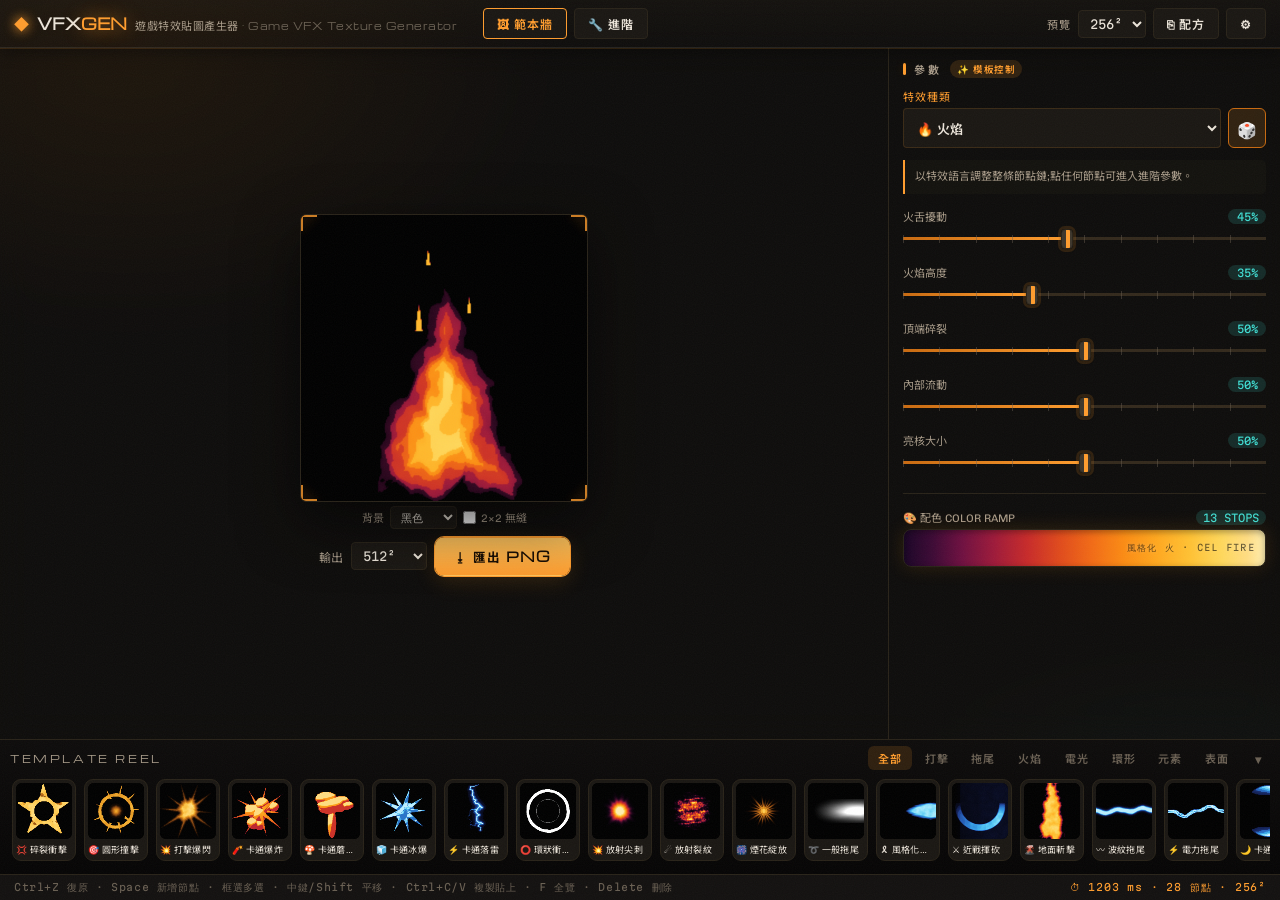
<file: index.html>
<!DOCTYPE html>
<html lang="zh-Hant">
<head>
<meta charset="UTF-8">
<meta name="viewport" content="width=device-width, initial-scale=1.0">
<!-- 不快取進入點:每次載入都重新驗證 index.html,避免看到舊畫面 -->
<meta http-equiv="Cache-Control" content="no-cache, no-store, must-revalidate">
<meta http-equiv="Pragma" content="no-cache">
<meta http-equiv="Expires" content="0">
<title>VFXGEN — 遊戲特效貼圖產生器</title>
<link rel="preconnect" href="https://fonts.googleapis.com">
<link rel="preconnect" href="https://fonts.gstatic.com" crossorigin>
<link href="https://fonts.googleapis.com/css2?family=Michroma&family=Martian+Mono:wght@300;400;600&family=Chivo:wght@300;400;700&family=Noto+Sans+TC:wght@400;500;700&display=swap" rel="stylesheet">
<link rel="stylesheet" href="css/style.css?v=103">
</head>
<body>
<div id="app" class="simple">
  <header id="topbar">
    <div class="brand">
      <span class="brand-mark">◆</span>
      <span class="brand-name">VFX<em>GEN</em></span>
      <span class="brand-sub">遊戲特效貼圖產生器<span class="en"> · Game VFX Texture Generator</span></span>
    </div>
    <div class="tb-group">
      <button id="btn-gallery" class="accent">🖼 範本牆</button>
      <button id="btn-mode" title="進階模式:展開底層節點編輯器">🔧 進階</button>
    </div>
    <div class="tb-spacer"></div>
    <div class="tb-group">
      <label>預覽</label>
      <select id="preview-res">
        <option value="128">128²</option>
        <option value="256" selected>256²</option>
        <option value="512">512²</option>
      </select>
      <label id="lb-export">輸出</label>
      <select id="export-res">
        <option value="256">256²</option>
        <option value="512" selected>512²</option>
        <option value="1024">1024²</option>
      </select>
      <button id="btn-recipe" title="複製節點串接與參數,可直接貼給 AI 或存成範本">⎘ 配方</button>
      <button id="btn-export" class="primary">⭳ 匯出 PNG</button>
      <button id="btn-settings" title="設定:語言 / 主題 / 檔案">⚙</button>
    </div>
    <div id="settings-menu" class="hidden">
      <div class="sm-row"><span class="sm-label">🌐 語言</span>
        <select id="lang-select">
          <option value="zh">中文</option>
          <option value="en">EN</option>
        </select>
      </div>
      <div class="sm-row"><span class="sm-label">🎨 主題</span>
        <select id="theme-select" title="介面主題配色">
        <option value="forge">🔥 熔光琥珀</option>
        <option value="iron">🧊 寒鐵靛青</option>
        <option value="royal">🔷 皇家藍</option>
        <option value="jade">🌿 翡翠爐</option>
        <option value="blood">🌹 血月紅</option>
        <option value="volt">⚡ 紫電</option>
        <option value="moon">🌙 月銀</option>
      </select>
      </div>
      <div class="sm-sep"></div>
      <div class="sm-row" id="tb-graph-ops">
        <button id="btn-clear" title="清空節點圖">清空</button>
        <button id="btn-save" title="下載節點圖 JSON">存檔</button>
        <button id="btn-load" title="載入節點圖 JSON">讀檔</button>
        <input type="file" id="file-load" hidden accept=".json">
      </div>
    </div>
  </header>

  <div id="body">
    <aside id="library">
      <button id="lib-collapse" class="panel-toggle" title="收合節點庫">◀</button>
      <div class="lib-title">節點庫</div>
      <div id="lib-list"></div>
    </aside>

    <button id="lib-expand" class="panel-expand left hidden" title="展開節點庫">▶</button>
    <button id="insp-expand" class="panel-expand right hidden" title="展開預覽面板">◀</button>
    <main id="viewport">
      <div id="world">
        <svg id="wires"></svg>
        <div id="nodes-layer"></div>
      </div>
    </main>

    <aside id="inspector">
      <div id="insp-resize" title="拖曳調整預覽面板寬度"></div>
      <button id="insp-collapse" class="panel-toggle" title="收合預覽面板">▶</button>
      <section id="preview-sec">
        <div class="sec-title">預覽<span id="preview-src"></span><button id="preview-pin" title="鎖定預覽顯示 Output(調中間節點也能盯著最終結果)">📌</button></div>
        <div id="preview-wrap"><canvas id="preview" width="512" height="512"></canvas></div>
        <div class="preview-ctl">
          <label>背景</label>
          <select id="preview-bg">
            <option value="black" selected>黑色</option>
            <option value="checker">棋盤格</option>
            <option value="dark">深灰</option>
          </select>
          <label class="chk"><input type="checkbox" id="preview-tile"> 2×2 無縫</label>
        </div>
        <div id="export-bar"></div>
      </section>
      <section id="params-sec">
        <div id="sparams-resize" title="拖曳調整參數欄寬度"></div>
        <div class="sec-title">參數<span id="param-node-name"></span></div>
        <div id="params"><div class="params-empty">點選節點以編輯參數</div></div>
      </section>
    </aside>
  </div>

  <!-- 範本膠卷(Forge Template Reel) -->
  <div id="strip">
    <div id="reel-resize" title="拖曳調整膠卷大小"></div>
    <div class="strip-head">
      <span class="s-en">TEMPLATE REEL</span><span class="s-zh">範本膠卷</span>
      <div class="reel-cats" id="reel-cats"></div>
      <button id="strip-toggle" title="收合/展開膠卷">▾</button>
    </div>
    <div class="reel-cards" id="reel-cards"></div>
  </div>

  <footer id="statusbar">
    <span id="hint">Ctrl+Z 復原 · Space 新增節點 · 框選多選 · 中鍵/Shift 平移 · Ctrl+C/V 複製貼上 · F 全覽 · Delete 刪除</span>
    <span id="perf"></span>
  </footer>

  <!-- 右鍵選單 -->
  <div id="ctx-menu" class="hidden"></div>

  <!-- 範本縮圖牆 -->
  <div id="gallery" class="hidden">
    <div id="gallery-panel">
      <div id="gallery-head">
        <span class="g-title">範本牆</span>
        <span class="g-sub">點選縮圖載入完整節點鏈,可自由拆解修改 · Esc 關閉</span>
        <button id="gallery-close" title="關閉">✕</button>
      </div>
      <div id="gallery-body"></div>
    </div>
  </div>
</div>

<script src="js/i18n.js?v=103"></script>
<script src="js/filters.js?v=103"></script>
<script src="js/nodes.js?v=103"></script>
<script src="js/graph.js?v=103"></script>
<script src="js/editor.js?v=103"></script>
<script src="js/presets.js?v=103"></script>
<script src="js/ui.js?v=103"></script>
<script src="js/main.js?v=103"></script>
</body>
</html>
</file>
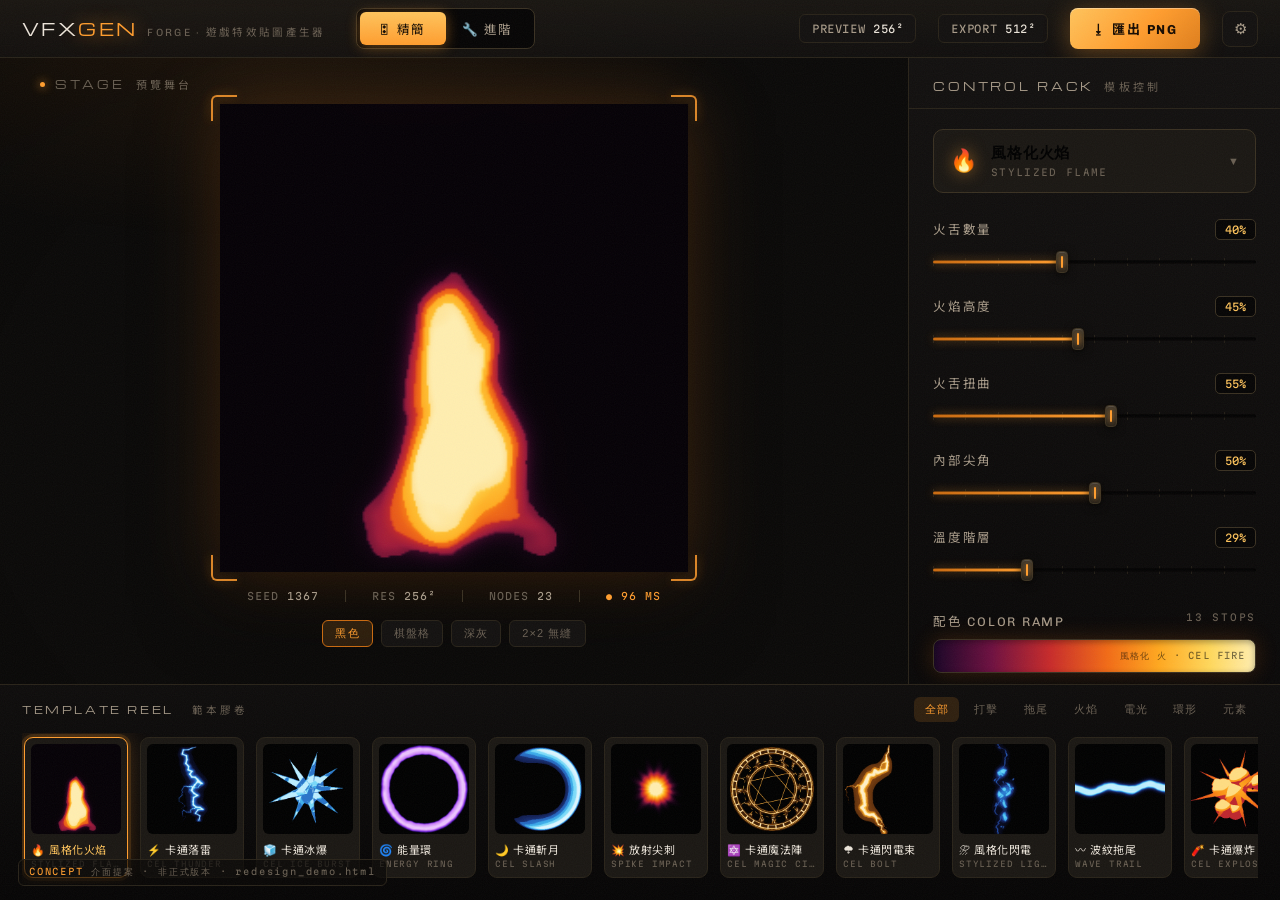
<file: redesign_demo.html>
<!DOCTYPE html>
<html lang="zh-Hant">
<head>
<meta charset="UTF-8">
<meta name="viewport" content="width=device-width, initial-scale=1.0">
<title>VFXGEN — 介面提案 Forge Concept</title>
<link rel="preconnect" href="https://fonts.googleapis.com">
<link href="https://fonts.googleapis.com/css2?family=Michroma&family=Martian+Mono:wght@300;400;600&family=Chivo:wght@300;400;700&family=Noto+Sans+TC:wght@300;400;500;700&display=swap" rel="stylesheet">
<style>
/* ============ FORGE 主題:熔光琥珀 × 暖黑石墨儀器面板 ============ */
:root{
  --bg:#0a0908;
  --pit:#060505;
  --panel:#131110;
  --panel2:#1a1713;
  --line:#292319;
  --line-hi:#3a3122;
  --ink:#ece5da;
  --dim:#a99c8a;
  --faint:#6a6053;
  --amber:#ff9d2e;
  --amber2:#ffc45c;
  --amber-deep:#c96a10;
  --amber-soft:rgba(255,157,46,.14);
  --cyan:#41e0d6;
  --disp:'Michroma',sans-serif;
  --mono:'Martian Mono',monospace;
  --body:'Chivo','Noto Sans TC',sans-serif;
}
*{margin:0;padding:0;box-sizing:border-box}
html,body{height:100%}
body{
  font-family:var(--body);
  background:var(--bg);
  color:var(--ink);
  overflow:hidden;
  -webkit-font-smoothing:antialiased;
}
/* 大氣層:熔爐輝光 + 冷側光 + 顆粒 */
body::before{
  content:"";position:fixed;inset:0;pointer-events:none;z-index:0;
  background:
    radial-gradient(900px 520px at 18% -8%, rgba(255,140,30,.10), transparent 60%),
    radial-gradient(700px 500px at 108% 108%, rgba(65,224,214,.05), transparent 55%),
    radial-gradient(1200px 800px at 50% 50%, transparent 55%, rgba(0,0,0,.5) 100%);
}
body::after{
  content:"";position:fixed;inset:0;pointer-events:none;z-index:99;opacity:.045;
  background-image:url("data:image/svg+xml,%3Csvg xmlns='http://www.w3.org/2000/svg' width='140' height='140'%3E%3Cfilter id='n'%3E%3CfeTurbulence type='fractalNoise' baseFrequency='0.9' numOctaves='2'/%3E%3C/filter%3E%3Crect width='140' height='140' filter='url(%23n)' opacity='1'/%3E%3C/svg%3E");
}

#app{position:relative;z-index:1;height:100%;display:flex;flex-direction:column}

/* ============ 頂列 ============ */
header{
  height:58px;flex:none;display:flex;align-items:center;gap:22px;
  padding:0 22px;
  border-bottom:1px solid var(--line);
  background:linear-gradient(180deg, rgba(26,23,19,.9), rgba(19,17,16,.75));
  backdrop-filter:blur(14px);
}
.brand{display:flex;align-items:baseline;gap:10px;animation:drop .7s cubic-bezier(.2,1.4,.3,1) both}
.brand .mark{
  font-family:var(--disp);font-size:17px;letter-spacing:.14em;color:var(--ink);
}
.brand .mark em{font-style:normal;color:var(--amber);text-shadow:0 0 18px rgba(255,157,46,.65)}
.brand .sub{font-size:10.5px;color:var(--faint);letter-spacing:.22em}
.seg{
  margin-left:8px;display:flex;position:relative;
  border:1px solid var(--line-hi);border-radius:8px;padding:3px;background:var(--pit);
  animation:drop .7s .06s cubic-bezier(.2,1.4,.3,1) both;
}
.seg button{
  position:relative;z-index:1;border:0;background:none;color:var(--dim);cursor:pointer;
  font-family:var(--body);font-size:12.5px;letter-spacing:.12em;padding:7px 18px;transition:color .25s;
}
.seg button.on{color:#140b02}
.seg .pill{
  position:absolute;top:3px;bottom:3px;left:3px;width:86px;border-radius:6px;
  background:linear-gradient(180deg,var(--amber2),var(--amber));
  box-shadow:0 2px 14px rgba(255,157,46,.4);
  transition:transform .3s cubic-bezier(.3,1.3,.4,1);
}
.seg.adv .pill{transform:translateX(86px)}
.tb-space{flex:1}
.chip{
  font-family:var(--mono);font-size:10.5px;letter-spacing:.06em;color:var(--dim);
  border:1px solid var(--line);border-radius:6px;padding:7px 12px;background:var(--panel);
  animation:drop .7s .1s both;
}
.chip b{color:var(--ink);font-weight:400}
.export{
  border:0;cursor:pointer;border-radius:8px;padding:11px 22px;
  font-family:var(--body);font-weight:700;font-size:13px;letter-spacing:.14em;color:#170c02;
  background:linear-gradient(135deg,var(--amber2) 0%,var(--amber) 55%,var(--amber-deep) 130%);
  box-shadow:0 4px 24px rgba(255,157,46,.35), inset 0 1px 0 rgba(255,255,255,.35);
  animation:drop .7s .14s both;transition:transform .18s, box-shadow .3s;
}
.export:hover{transform:translateY(-1px);box-shadow:0 8px 34px rgba(255,157,46,.55), inset 0 1px 0 rgba(255,255,255,.4)}
.gear{
  width:36px;height:36px;border-radius:8px;border:1px solid var(--line);background:var(--panel);
  color:var(--dim);cursor:pointer;font-size:15px;animation:drop .7s .18s both;
}

/* ============ 主體 ============ */
main{flex:1;min-height:0;min-width:0;overflow:hidden;display:grid;grid-template-columns:minmax(0,1fr) 372px;gap:0}

/* ---- 舞台 ---- */
#stage{
  position:relative;display:flex;flex-direction:column;align-items:center;justify-content:center;gap:18px;
  padding:26px 40px 18px;min-width:0;
}
.stage-label{
  position:absolute;top:18px;left:40px;display:flex;align-items:baseline;gap:10px;
  animation:fadeL .8s .25s both;
}
.stage-label .en{font-family:var(--disp);font-size:11px;letter-spacing:.3em;color:var(--faint)}
.stage-label .zh{font-size:11px;color:var(--faint);letter-spacing:.3em}
.stage-label .dot{width:5px;height:5px;border-radius:50%;background:var(--amber);box-shadow:0 0 10px var(--amber);align-self:center}

.frame{
  position:relative;
  width:min(52vh,480px);aspect-ratio:1;
  animation:rise .9s .2s cubic-bezier(.2,1.2,.3,1) both;
}
.frame .plate{
  position:absolute;inset:0;border-radius:10px;overflow:hidden;
  background:
    linear-gradient(45deg,#0d0c0b 25%,transparent 25%,transparent 75%,#0d0c0b 75%),
    linear-gradient(45deg,#0d0c0b 25%,#090808 25%,#090808 75%,#0d0c0b 75%);
  background-size:22px 22px;background-position:0 0,11px 11px;
  box-shadow:0 30px 80px rgba(0,0,0,.75), inset 0 0 0 1px var(--line);
}
.frame img{
  position:absolute;inset:0;width:100%;height:100%;object-fit:contain;
  filter:drop-shadow(0 0 34px rgba(255,140,40,.22));
  transition:filter .25s;
}
/* 取景器四角 */
.frame i{
  position:absolute;width:26px;height:26px;border:2px solid var(--amber);opacity:.85;
  filter:drop-shadow(0 0 6px rgba(255,157,46,.6));
  animation:bracket .8s .5s both;
}
.frame i:nth-child(2){top:-9px;left:-9px;border-right:0;border-bottom:0;border-radius:6px 0 0 0}
.frame i:nth-child(3){top:-9px;right:-9px;border-left:0;border-bottom:0;border-radius:0 6px 0 0}
.frame i:nth-child(4){bottom:-9px;left:-9px;border-right:0;border-top:0;border-radius:0 0 0 6px}
.frame i:nth-child(5){bottom:-9px;right:-9px;border-left:0;border-top:0;border-radius:0 0 6px 0}

.slate{
  display:flex;gap:26px;align-items:center;
  font-family:var(--mono);font-size:10px;letter-spacing:.1em;color:var(--faint);
  animation:fadeL .8s .55s both;
}
.slate b{color:var(--dim);font-weight:400}
.slate .live{color:var(--amber)}
.slate .sep{width:1px;height:12px;background:var(--line-hi)}

.bg-row{display:flex;gap:8px;animation:fadeL .8s .6s both}
.bg-row button{
  border:1px solid var(--line);background:var(--panel);color:var(--faint);border-radius:6px;
  font-size:11px;padding:5px 12px;cursor:pointer;letter-spacing:.1em;transition:all .2s;
}
.bg-row button.on{color:var(--amber);border-color:var(--amber-deep);background:var(--amber-soft)}

/* ---- 控制架 ---- */
#rack{
  border-left:1px solid var(--line);
  background:linear-gradient(190deg,var(--panel) 0%,var(--pit) 130%);
  display:flex;flex-direction:column;min-height:0;
  animation:slideR .8s .15s cubic-bezier(.2,1.1,.3,1) both;
}
.rack-head{
  padding:20px 24px 14px;display:flex;align-items:baseline;gap:10px;border-bottom:1px solid var(--line);
}
.rack-head .en{font-family:var(--disp);font-size:11px;letter-spacing:.26em;color:var(--dim)}
.rack-head .zh{font-size:11px;color:var(--faint);letter-spacing:.3em}
.rack-body{flex:1;overflow-y:auto;padding:20px 24px 28px}
.rack-body::-webkit-scrollbar{width:8px}
.rack-body::-webkit-scrollbar-thumb{background:var(--line-hi);border-radius:4px}

.fx-pick{
  display:flex;align-items:center;gap:14px;width:100%;
  background:var(--panel2);border:1px solid var(--line-hi);border-radius:10px;
  padding:14px 16px;cursor:pointer;transition:border-color .25s, box-shadow .25s;
}
.fx-pick:hover{border-color:var(--amber-deep);box-shadow:0 0 0 3px var(--amber-soft)}
.fx-pick .ico{font-size:22px;filter:drop-shadow(0 0 8px rgba(255,157,46,.5))}
.fx-pick .t{flex:1;text-align:left}
.fx-pick .t .n{font-size:14.5px;font-weight:700;letter-spacing:.06em}
.fx-pick .t .e{font-family:var(--mono);font-size:9.5px;color:var(--faint);letter-spacing:.14em;margin-top:3px}
.fx-pick .chev{color:var(--faint);font-size:11px}

.fader-group{margin-top:26px;display:flex;flex-direction:column;gap:21px}
.fader{--v:50%}
.fader .lab{display:flex;justify-content:space-between;align-items:baseline;margin-bottom:9px}
.fader .lab .n{font-size:12.5px;letter-spacing:.14em;color:var(--dim)}
.fader .lab .val{
  font-family:var(--mono);font-size:10.5px;color:var(--amber2);
  background:var(--pit);border:1px solid var(--line-hi);border-radius:5px;padding:3px 9px;
  cursor:text;transition:border-color .2s;
}
.fader .lab .val:hover{border-color:var(--amber-deep)}
.track{
  position:relative;height:26px;cursor:pointer;
}
.track::before{ /* 刻度 */
  content:"";position:absolute;left:0;right:0;top:50%;height:8px;transform:translateY(-50%);
  background:repeating-linear-gradient(90deg, var(--line-hi) 0 1px, transparent 1px 10%);
  opacity:.5;
}
.track .rail{
  position:absolute;left:0;right:0;top:50%;height:3px;transform:translateY(-50%);
  background:var(--pit);border-radius:2px;box-shadow:inset 0 1px 2px rgba(0,0,0,.8);
}
.track .fill{
  position:absolute;left:0;top:50%;height:3px;transform:translateY(-50%);width:var(--v);
  background:linear-gradient(90deg,var(--amber-deep),var(--amber));
  border-radius:2px;box-shadow:0 0 10px rgba(255,157,46,.45);
}
.track .knob{
  position:absolute;top:50%;left:var(--v);transform:translate(-50%,-50%);
  width:12px;height:22px;border-radius:4px;
  background:linear-gradient(180deg,#3d362b,#241f18);
  border:1px solid var(--line-hi);
  box-shadow:0 2px 8px rgba(0,0,0,.7), inset 0 1px 0 rgba(255,255,255,.12);
  transition:box-shadow .2s;
}
.track .knob::after{
  content:"";position:absolute;left:50%;top:4px;bottom:4px;width:2px;transform:translateX(-50%);
  background:var(--amber);border-radius:1px;box-shadow:0 0 6px var(--amber);
}
.track:hover .knob{box-shadow:0 2px 14px rgba(255,157,46,.4), inset 0 1px 0 rgba(255,255,255,.15)}

.ramp-row{margin-top:28px}
.ramp-row .lab{font-size:12.5px;letter-spacing:.14em;color:var(--dim);margin-bottom:9px;display:flex;justify-content:space-between}
.ramp-row .lab span:last-child{font-family:var(--mono);font-size:9.5px;color:var(--faint)}
.ramp{
  height:34px;border-radius:8px;cursor:pointer;
  background:linear-gradient(90deg,#1a0526 0%,#6e1040 18%,#c72a2a 36%,#f26b16 54%,#ffa81f 70%,#ffd85c 86%,#ffeeb0 100%);
  border:1px solid var(--line-hi);
  box-shadow:inset 0 2px 6px rgba(0,0,0,.35), 0 0 22px rgba(255,120,20,.18);
  position:relative;overflow:hidden;
}
.ramp::after{
  content:"風格化 火 · CEL FIRE";position:absolute;right:10px;top:50%;transform:translateY(-50%);
  font-family:var(--mono);font-size:9px;letter-spacing:.12em;color:rgba(0,0,0,.55);
}
.recipe{
  margin-top:30px;width:100%;padding:12px;border-radius:8px;cursor:pointer;
  background:none;border:1px dashed var(--line-hi);color:var(--dim);
  font-family:var(--body);font-size:12.5px;letter-spacing:.14em;transition:all .25s;
}
.recipe:hover{border-color:var(--amber-deep);color:var(--amber2);background:var(--amber-soft)}
.hint{margin-top:14px;font-size:11px;line-height:1.8;color:var(--faint)}
.hint b{color:var(--dim);font-weight:400}

/* ============ 底部範本膠卷 ============ */
#strip{
  flex:none;border-top:1px solid var(--line);
  background:linear-gradient(0deg,var(--pit),var(--panel) 160%);
  padding:12px 22px 16px;
  animation:riseS .8s .3s both;
}
.strip-head{display:flex;align-items:center;gap:18px;margin-bottom:11px}
.strip-head .en{font-family:var(--disp);font-size:10px;letter-spacing:.26em;color:var(--dim)}
.strip-head .zh{font-size:10.5px;color:var(--faint);letter-spacing:.3em}
.cats{display:flex;gap:4px;margin-left:auto}
.cats button{
  border:0;background:none;color:var(--faint);font-size:11px;letter-spacing:.08em;
  padding:5px 11px;border-radius:6px;cursor:pointer;transition:all .2s;
}
.cats button.on{color:var(--amber);background:var(--amber-soft)}
.cards{display:flex;gap:12px;overflow-x:auto;padding:4px 2px 6px}
.cards::-webkit-scrollbar{height:8px}
.cards::-webkit-scrollbar-thumb{background:var(--line-hi);border-radius:4px}
.card{
  flex:none;width:104px;cursor:pointer;border-radius:9px;padding:6px 6px 8px;
  background:var(--panel2);border:1px solid var(--line);
  transition:transform .22s, border-color .22s, box-shadow .22s;
  animation:cardIn .6s both;
}
.cards .card:nth-child(1){animation-delay:.45s}.cards .card:nth-child(2){animation-delay:.49s}
.cards .card:nth-child(3){animation-delay:.53s}.cards .card:nth-child(4){animation-delay:.57s}
.cards .card:nth-child(5){animation-delay:.61s}.cards .card:nth-child(6){animation-delay:.65s}
.cards .card:nth-child(7){animation-delay:.69s}.cards .card:nth-child(8){animation-delay:.73s}
.cards .card:nth-child(9){animation-delay:.77s}.cards .card:nth-child(10){animation-delay:.81s}
.cards .card:nth-child(11){animation-delay:.85s}.cards .card:nth-child(12){animation-delay:.89s}
.card:hover{transform:translateY(-4px);border-color:var(--amber-deep);box-shadow:0 10px 26px rgba(0,0,0,.5), 0 0 0 3px var(--amber-soft)}
.card.on{border-color:var(--amber);box-shadow:0 0 0 3px var(--amber-soft), 0 0 24px rgba(255,157,46,.25)}
.card img{width:100%;aspect-ratio:1;border-radius:6px;background:#000;display:block}
.card .n{font-size:11px;margin-top:7px;letter-spacing:.05em;color:var(--ink);white-space:nowrap;overflow:hidden;text-overflow:ellipsis}
.card .e{font-family:var(--mono);font-size:8px;color:var(--faint);letter-spacing:.1em;margin-top:2px;white-space:nowrap;overflow:hidden;text-overflow:ellipsis}
.card.on .n{color:var(--amber2)}

/* ============ 進場動畫 ============ */
@keyframes drop{from{opacity:0;transform:translateY(-14px)}to{opacity:1;transform:none}}
@keyframes rise{from{opacity:0;transform:translateY(26px) scale(.97)}to{opacity:1;transform:none}}
@keyframes riseS{from{opacity:0;transform:translateY(30px)}to{opacity:1;transform:none}}
@keyframes slideR{from{opacity:0;transform:translateX(30px)}to{opacity:1;transform:none}}
@keyframes fadeL{from{opacity:0;transform:translateX(-12px)}to{opacity:1;transform:none}}
@keyframes bracket{from{opacity:0;transform:scale(1.6)}to{opacity:.85;transform:none}}
@keyframes cardIn{from{opacity:0;transform:translateY(16px)}to{opacity:1;transform:none}}

/* 提案浮水印 */
#tag{
  position:fixed;left:18px;bottom:14px;z-index:50;
  font-family:var(--mono);font-size:9px;letter-spacing:.2em;color:var(--faint);
  border:1px solid var(--line);border-radius:6px;padding:6px 10px;background:rgba(10,9,8,.7);
}
#tag b{color:var(--amber);font-weight:400}
</style>
</head>
<body>
<div id="app">
  <header>
    <div class="brand">
      <span class="mark">VFX<em>GEN</em></span>
      <span class="sub">FORGE · 遊戲特效貼圖產生器</span>
    </div>
    <div class="seg" id="seg">
      <div class="pill"></div>
      <button class="on" data-m="s">🎛 精簡</button>
      <button data-m="a">🔧 進階</button>
    </div>
    <div class="tb-space"></div>
    <span class="chip">PREVIEW <b>256²</b></span>
    <span class="chip">EXPORT <b>512²</b></span>
    <button class="export">⭳ 匯出 PNG</button>
    <button class="gear">⚙</button>
  </header>

  <main>
    <section id="stage">
      <div class="stage-label"><span class="dot"></span><span class="en">STAGE</span><span class="zh">預覽舞台</span></div>
      <div class="frame">
        <div class="plate"></div>
        <i></i><i></i><i></i><i></i>
        <img id="hero" src="[data-uri]" alt="">
      </div>
      <div class="slate">
        <span>SEED <b>1367</b></span><span class="sep"></span>
        <span>RES <b>256²</b></span><span class="sep"></span>
        <span>NODES <b>23</b></span><span class="sep"></span>
        <span class="live">● 96 MS</span>
      </div>
      <div class="bg-row">
        <button class="on">黑色</button><button>棋盤格</button><button>深灰</button><button>2×2 無縫</button>
      </div>
    </section>

    <aside id="rack">
      <div class="rack-head"><span class="en">CONTROL RACK</span><span class="zh">模板控制</span></div>
      <div class="rack-body">
        <button class="fx-pick">
          <span class="ico" id="fx-ico">🔥</span>
          <span class="t"><div class="n" id="fx-name">風格化火焰</div><div class="e" id="fx-en">STYLIZED FLAME</div></span>
          <span class="chev">▼</span>
        </button>

        <div class="fader-group" id="faders"></div>

        <div class="ramp-row">
          <div class="lab"><span>配色 COLOR RAMP</span><span>13 STOPS</span></div>
          <div class="ramp"></div>
        </div>

        <button class="recipe">⎘ 複製配方 COPY RECIPE</button>
        <div class="hint">以特效語言調整整條節點鏈。<b>點擊數值直接輸入</b>;切換「進階」可拆解底層 23 個節點。</div>
      </div>
    </aside>
  </main>

  <div id="strip">
    <div class="strip-head">
      <span class="en">TEMPLATE REEL</span><span class="zh">範本膠卷</span>
      <div class="cats">
        <button class="on">全部</button><button>打擊</button><button>拖尾</button><button>火焰</button><button>電光</button><button>環形</button><button>元素</button>
      </div>
    </div>
    <div class="cards" id="cards"></div>
  </div>
</div>

<div id="tag"><b>CONCEPT</b> 介面提案 · 非正式版本 · redesign_demo.html</div>

<script>
/* ---- 範本資料(真實渲染圖)---- */
const T=[
 {k:'flame',ico:'🔥',n:'風格化火焰',e:'STYLIZED FLAME',img:'[data-uri]'},
 {k:'thunder',ico:'⚡',n:'卡通落雷',e:'CEL THUNDER',img:'[data-uri]'},
 {k:'ice',ico:'🧊',n:'卡通冰爆',e:'CEL ICE BURST',img:'[data-uri]'},
 {k:'ring',ico:'🌀',n:'能量環',e:'ENERGY RING',img:'[data-uri]'},
 {k:'slash',ico:'🌙',n:'卡通斬月',e:'CEL SLASH',img:'[data-uri]'},
 {k:'spike',ico:'💥',n:'放射尖刺',e:'SPIKE IMPACT',img:'[data-uri]'},
 {k:'magic',ico:'🔯',n:'卡通魔法陣',e:'CEL MAGIC CIRCLE',img:'[data-uri]'},
 {k:'bolt',ico:'🌩',n:'卡通閃電束',e:'CEL BOLT',img:'[data-uri]'},
 {k:'lightning',ico:'⛈',n:'風格化閃電',e:'STYLIZED LIGHTNING',img:'[data-uri]'},
 {k:'trail',ico:'〰',n:'波紋拖尾',e:'WAVE TRAIL',img:'[data-uri]'},
 {k:'explosion',ico:'🧨',n:'卡通爆炸',e:'CEL EXPLOSION',img:'[data-uri]'},
 {k:'mushroom',ico:'🍄',n:'卡通蘑菇雲',e:'CEL MUSHROOM',img:'[data-uri]'},
];
const F=[
 {n:'火舌數量',v:40},{n:'火焰高度',v:45},{n:'火舌扭曲',v:55},{n:'內部尖角',v:50},{n:'溫度階層',v:29},
];

/* ---- 膠卷 ---- */
const cards=document.getElementById('cards');
T.forEach((t,i)=>{
  const d=document.createElement('div');
  d.className='card'+(i===0?' on':'');
  d.innerHTML=`<img src="${t.img}" alt=""><div class="n">${t.ico} ${t.n}</div><div class="e">${t.e}</div>`;
  d.onclick=()=>{
    cards.querySelectorAll('.card').forEach(c=>c.classList.remove('on'));
    d.classList.add('on');
    const hero=document.getElementById('hero');
    hero.style.opacity=0;
    setTimeout(()=>{hero.src=t.img;hero.style.opacity=1;},140);
    document.getElementById('fx-ico').textContent=t.ico;
    document.getElementById('fx-name').textContent=t.n;
    document.getElementById('fx-en').textContent=t.e;
  };
  cards.appendChild(d);
});
document.getElementById('hero').style.transition='opacity .18s';

/* ---- 儀器滑桿(拖曳 → 即時調整預覽濾鏡,示意「結果導向」)---- */
const mapFx=[
  v=>`brightness(${.75+v/100*.7})`,
  v=>`saturate(${.6+v/100*.9})`,
  v=>`hue-rotate(${(v-50)*.5}deg)`,
  v=>`contrast(${.8+v/100*.5})`,
  v=>``,
];
const vals=F.map(f=>f.v);
function applyFx(){
  document.getElementById('hero').style.filter=
    'drop-shadow(0 0 34px rgba(255,140,40,.22)) '+mapFx.map((m,i)=>m(vals[i])).join(' ');
}
const fg=document.getElementById('faders');
F.forEach((f,i)=>{
  const d=document.createElement('div');
  d.className='fader';d.style.setProperty('--v',f.v+'%');
  d.innerHTML=`<div class="lab"><span class="n">${f.n}</span><span class="val">${f.v}%</span></div>
    <div class="track"><div class="rail"></div><div class="fill"></div><div class="knob"></div></div>`;
  const track=d.querySelector('.track'),val=d.querySelector('.val');
  const setV=(clientX)=>{
    const r=track.getBoundingClientRect();
    const p=Math.max(0,Math.min(100,Math.round((clientX-r.left)/r.width*100)));
    vals[i]=p;d.style.setProperty('--v',p+'%');val.textContent=p+'%';applyFx();
  };
  track.addEventListener('pointerdown',e=>{
    setV(e.clientX);
    const mv=ev=>setV(ev.clientX);
    const up=()=>{window.removeEventListener('pointermove',mv);window.removeEventListener('pointerup',up)};
    window.addEventListener('pointermove',mv);window.addEventListener('pointerup',up);
  });
  fg.appendChild(d);
});

/* ---- 模式切換(純視覺示意)---- */
const seg=document.getElementById('seg');
seg.querySelectorAll('button').forEach(b=>b.onclick=()=>{
  seg.querySelectorAll('button').forEach(x=>x.classList.remove('on'));
  b.classList.add('on');
  seg.classList.toggle('adv',b.dataset.m==='a');
});
</script>
</body>
</html>
</file>
<file: css/style.css>
/* ============================================================
   VFXGEN — 遊戲特效貼圖產生器
   預設主題:深海青(可於頂列 🎨 切換 7 種配色)
   ============================================================ */
:root {
  /* Forge 熔光琥珀(預設;頂列 🎨 可切換 7 色系) */
  --bg:        #0a0908;
  --pit:       #060505;
  --panel:     #131110;
  --panel-2:   #1a1713;
  --line:      #292319;
  --line-soft: #1e1a14;
  --text:      #ece5da;
  --text-dim:  #a99c8a;
  --text-faint:#6a6053;
  --track:     #33291c;
  --acc:       #ff9d2e;
  --acc-2:     #ffc45c;
  --acc-deep:  #c96a10;
  --acc-soft:  #ff9d2e24;
  --on-acc:    #170c02;
  --cy:        #41e0d6;

  /* 玻璃質感 */
  --glass:     color-mix(in srgb, var(--panel) 62%, transparent);
  --glass-2:   color-mix(in srgb, var(--panel-2) 66%, transparent);
  --glass-hi:  color-mix(in srgb, #ffffff 7%, transparent);

  /* 節點類別色 */
  --cat-gen:     #ffa03d;
  --cat-fx:      #ffd23d;
  --cat-stylize: #ff8b5e;
  --cat-noise:   #3fd8e2;
  --cat-distort: #b78cff;
  --cat-blend:   #6ea8ff;
  --cat-adjust:  #7fd85e;
  --cat-color:   #ff6ea8;
  --cat-out:     #f2f4f8;

  --font-disp: "Michroma", "Noto Sans TC", sans-serif;
  --font-body: "Chivo", "Noto Sans TC", "Microsoft JhengHei", sans-serif;
  --font-mono: "Martian Mono", Consolas, monospace;
}

* { margin:0; padding:0; box-sizing:border-box; }
html, body { height:100%; overflow:hidden; }
body {
  background:
    radial-gradient(ellipse 60% 55% at 10% 6%, color-mix(in srgb, var(--acc) 16%, transparent) 0%, transparent 55%),
    radial-gradient(ellipse 55% 50% at 94% 98%, color-mix(in srgb, var(--cy) 12%, transparent) 0%, transparent 55%),
    var(--bg);
  background-attachment: fixed;
  color: var(--text);
  font-family: var(--font-body);
  font-size: 13px;
  user-select: none;
}

/* 顆粒質感覆蓋(Forge) */
body::after {
  content:""; position:fixed; inset:0; pointer-events:none; z-index:9999; opacity:.04;
  background-image:url("data:image/svg+xml,%3Csvg xmlns='http://www.w3.org/2000/svg' width='140' height='140'%3E%3Cfilter id='n'%3E%3CfeTurbulence type='fractalNoise' baseFrequency='0.9' numOctaves='2'/%3E%3C/filter%3E%3Crect width='140' height='140' filter='url(%23n)' opacity='1'/%3E%3C/svg%3E");
}

#app { display:flex; flex-direction:column; height:100vh; }

/* ============ 頂列 ============ */
#topbar {
  display:flex; align-items:center; gap:18px;
  height:48px; padding:0 14px;
  background: linear-gradient(180deg, var(--panel-2), var(--panel));
  border-bottom:1px solid var(--line);
  box-shadow: 0 1px 0 var(--acc-soft), 0 4px 16px #0006;
  flex-shrink:0; position:relative; z-index:2;
}
.brand { display:flex; align-items:baseline; gap:8px; margin-right:8px; }
.brand-mark { color:var(--acc); font-size:15px; text-shadow:0 0 12px var(--acc); }
.brand-name em { font-style:normal; color:var(--acc); text-shadow:0 0 18px color-mix(in srgb, var(--acc) 65%, transparent); }
.brand-name {
  font-family:var(--font-disp); font-weight:700; font-size:18px;
  letter-spacing:1px; color:var(--text);
}
.brand-sub { font-size:11px; color:var(--text-dim); letter-spacing:.5px; white-space:nowrap; }
.brand-sub .en { color:var(--text-faint); font-family:var(--font-disp); font-size:10px; letter-spacing:.5px; }
@media (max-width: 1100px) { .brand-sub .en { display:none; } }

.tb-group { display:flex; align-items:center; gap:7px; }
.tb-group label { font-size:11px; color:var(--text-dim); letter-spacing:1px; }
.tb-spacer { flex:1; }

button {
  font-family:var(--font-disp); font-size:12px; font-weight:600;
  letter-spacing:1px; color:var(--text);
  background:var(--panel-2); border:1px solid var(--line);
  border-radius:4px; padding:6px 13px; cursor:pointer;
  transition: all .15s;
}
button:hover { border-color:var(--acc); color:var(--acc); }
button.primary {
  background:linear-gradient(135deg, var(--acc-2) 0%, var(--acc) 55%, var(--acc-deep) 130%);
  border-color:transparent; color:var(--on-acc); font-weight:700; letter-spacing:1.5px;
  box-shadow:0 4px 22px color-mix(in srgb, var(--acc) 35%, transparent), inset 0 1px 0 rgba(255,255,255,.35);
  transition:transform .18s, box-shadow .3s;
}
button.primary:hover {
  transform:translateY(-1px);
  box-shadow:0 8px 32px color-mix(in srgb, var(--acc) 55%, transparent), inset 0 1px 0 rgba(255,255,255,.4);
}

select, input[type="number"] {
  font-family:var(--font-mono); font-size:12px; color:var(--text);
  background:var(--panel-2); border:1px solid var(--line);
  border-radius:4px; padding:5px 7px; outline:none;
}
select:focus, input[type="number"]:focus { border-color:var(--acc); }

/* ============ 主體三欄 ============ */
#body { display:flex; flex:1; min-height:0; }

/* ---- 節點庫 ---- */
#library {
  width:196px; flex-shrink:0;
  background:var(--panel);
  border-right:1px solid var(--line);
  overflow-y:auto; padding-bottom:20px;
}
.lib-title {
  font-family:var(--font-disp); font-size:11px; font-weight:600;
  letter-spacing:3px; color:var(--text-dim);
  padding:12px 14px 6px;
}
.lib-cat {
  display:flex; align-items:center; gap:6px;
  font-size:10px; letter-spacing:2px; color:var(--text-faint);
  padding:12px 14px 4px; font-family:var(--font-disp);
  cursor:pointer; user-select:none;
}
.lib-cat:hover { color:var(--acc); }
.lib-cat .tri { font-size:8px; width:10px; }
.lib-cat .cnt {
  margin-left:auto; font-family:var(--font-mono);
  font-size:9px; color:var(--text-faint);
  background:var(--panel-2); border:1px solid var(--line-soft);
  border-radius:8px; padding:1px 6px;
}
.lib-group.collapsed:not(.searching) .lib-item { display:none !important; }
.lib-item {
  display:flex; align-items:center; gap:9px;
  padding:5px 10px 5px 14px; cursor:grab;
  transition: background .12s;
}
.lib-item:hover { background:var(--panel-2); }
.lib-item:active { cursor:grabbing; }
.lib-thumb {
  width:40px; height:40px; flex-shrink:0;
  background:#000; border-radius:6px;
  border:1px solid color-mix(in srgb, var(--nc, #888) 30%, #161a20);
  transition: transform .12s, box-shadow .12s, border-color .12s;
}
.lib-item:hover .lib-thumb {
  border-color:var(--nc);
  box-shadow:0 0 10px color-mix(in srgb, var(--nc, #888) 45%, transparent);
  transform:scale(1.08);
}
.lib-txt { display:flex; flex-direction:column; line-height:1.3; min-width:0; }
.lib-txt .nm {
  font-size:11.5px; color:var(--text); font-family:var(--font-disp);
  white-space:nowrap; overflow:hidden; text-overflow:ellipsis;
}
.lib-txt .zh { font-size:10px; color:var(--text-dim); }

/* 拖曳幽靈 */
.drag-ghost {
  position:fixed; z-index:99; pointer-events:none;
  display:flex; align-items:center; gap:8px;
  background:var(--panel-2); border:1px solid var(--acc);
  border-radius:7px; padding:5px 11px 5px 6px; opacity:.92;
  box-shadow:0 10px 28px #000c, 0 0 12px var(--acc-soft);
  font-family:var(--font-disp); font-size:12px; color:var(--text);
}
.drag-ghost canvas { width:34px; height:34px; border-radius:4px; background:#000; }

/* ---- 節點圖 ---- */
#viewport {
  flex:1; position:relative; overflow:hidden;
  touch-action:none;   /* 觸控手勢交給編輯器(單指平移/雙指縮放) */
  background:
    radial-gradient(ellipse 90% 90% at 50% 40%, var(--panel) 0%, var(--bg) 100%);
  cursor:default;
}
.marquee {
  position:absolute; z-index:20; pointer-events:none;
  border:1px solid var(--acc);
  background:var(--acc-soft);
  border-radius:2px;
}
#viewport::before {
  content:""; position:absolute; inset:0; pointer-events:none;
  background-image: radial-gradient(circle, var(--line) 1px, transparent 1px);
  background-size: 26px 26px;
  opacity:.35;
}
#world { position:absolute; left:0; top:0; transform-origin:0 0; }
#wires { position:absolute; left:0; top:0; overflow:visible; width:10px; height:10px; }
#wires path.wire { fill:none; stroke:#56617a; stroke-width:2; }
#wires path.wire.sel { stroke:var(--acc); filter:drop-shadow(0 0 4px var(--acc)); }
#wires path.wire-hit { fill:none; stroke:transparent; stroke-width:12; cursor:pointer; }
#wires path.temp {
  fill:none; stroke:var(--cy); stroke-width:2; stroke-dasharray:6 5;
  animation:dashmove .5s linear infinite;
}
@keyframes dashmove { to { stroke-dashoffset:-11; } }

/* ---- 節點 ---- */
.node {
  position:absolute; width:150px;
  background:var(--panel-2);
  border:1px solid var(--line);
  border-radius:7px;
  box-shadow:0 6px 20px #00000088;
  cursor:grab;
}
.node.sel { border-color:var(--acc); box-shadow:0 0 0 1px var(--acc), 0 6px 24px #000000aa; }
.n-head {
  display:flex; align-items:baseline; gap:6px;
  padding:6px 10px 4px;
  font-family:var(--font-disp); font-size:11.5px; font-weight:600;
  letter-spacing:.5px;
  border-bottom:1px solid var(--line-soft);
  border-radius:7px 7px 0 0;
  position:relative; overflow:hidden;
}
.n-head::before {
  content:""; position:absolute; left:0; top:0; bottom:0; width:3px;
  background:var(--nc, var(--text-dim));
}
.n-head .zh { font-size:9.5px; color:var(--text-dim); font-weight:400; margin-left:auto; }
.n-body { position:relative; padding:4px 0 6px; }
.n-thumb {
  display:block; width:96px; height:96px; margin:4px auto 2px;
  border-radius:4px; background:#000;
  image-rendering:auto;
  border:1px solid var(--line-soft);
}
.port {
  position:absolute; width:13px; height:13px; border-radius:50%;
  background:var(--panel); border:2px solid var(--pc, #8892a4);
  cursor:crosshair; z-index:3;
  transition: transform .1s, box-shadow .1s;
}
.port:hover { transform:scale(1.35); box-shadow:0 0 8px var(--pc); }
.port.in  { left:-7px; }
.port.out { right:-7px; }
.port-label {
  position:absolute; font-size:9px; color:var(--text-faint);
  pointer-events:none; white-space:nowrap;
}
.port-label.in { left:10px; }
.port-label.out { right:10px; }

/* ---- 檢視器 ---- */
#inspector {
  width:var(--insp-w, 460px); flex-shrink:0;
  position:relative;
  background:var(--panel);
  border-left:1px solid var(--line);
  display:flex; flex-direction:column;
  overflow:hidden;
}
.sec-title {
  font-family:var(--font-disp); font-size:11px; font-weight:600;
  letter-spacing:3px; color:var(--text-dim);
  padding:12px 14px 8px;
  display:flex; align-items:center; gap:8px;
}
.sec-title::before {
  content:""; width:3px; height:12px; border-radius:2px;
  background:var(--acc); box-shadow:0 0 8px var(--acc-soft);
}
.sec-title span {
  font-size:9.5px; color:var(--acc); letter-spacing:.5px;
  background:var(--acc-soft); padding:2px 7px; border-radius:9px;
}
.sec-title #preview-pin { margin-left:auto; }
.sec-title span:empty { display:none; }
#preview-wrap {
  margin:0 auto; width:min(100% - 28px, 34vh);
  border:1px solid var(--line); border-radius:6px;
  overflow:hidden; background:#000; position:relative;
}
#preview { display:block; width:100%; aspect-ratio:1; }
/* 取景器四角(Forge) */
#preview-wrap::after {
  content:""; position:absolute; inset:0; pointer-events:none; z-index:5;
  --bk:26px; --bw:2px;
  background:
    linear-gradient(var(--acc),var(--acc)) 0 0 / var(--bk) var(--bw),
    linear-gradient(var(--acc),var(--acc)) 0 0 / var(--bw) var(--bk),
    linear-gradient(var(--acc),var(--acc)) 100% 0 / var(--bk) var(--bw),
    linear-gradient(var(--acc),var(--acc)) 100% 0 / var(--bw) var(--bk),
    linear-gradient(var(--acc),var(--acc)) 0 100% / var(--bk) var(--bw),
    linear-gradient(var(--acc),var(--acc)) 0 100% / var(--bw) var(--bk),
    linear-gradient(var(--acc),var(--acc)) 100% 100% / var(--bk) var(--bw),
    linear-gradient(var(--acc),var(--acc)) 100% 100% / var(--bw) var(--bk);
  background-repeat:no-repeat; opacity:.8;
  filter:drop-shadow(0 0 6px color-mix(in srgb, var(--acc) 55%, transparent));
}
.preview-ctl {
  display:flex; align-items:center; flex-wrap:wrap; gap:7px 8px;
  padding:8px 14px; font-size:11px; color:var(--text-dim);
}
.preview-ctl select { padding:3px 6px; font-size:11px; }
.chk { display:flex; align-items:center; gap:5px; cursor:pointer; }
.chk input { accent-color:var(--acc); }

#insp-resize {
  position:absolute; left:0; top:0; bottom:0; width:6px;
  cursor:ew-resize; z-index:5;
}
#insp-resize:hover, #insp-resize.dragging { background:var(--acc-soft); }
#app.simple #insp-resize { display:none; }   /* 精簡模式為自適應雙欄,不需拖曳 */

/* ---- 精簡模式:預覽下方大匯出按鈕 ---- */
#export-bar { display:none; }
#app.simple #export-bar {
  display:flex; align-items:center; justify-content:center; gap:10px;
  margin-top:12px;
}
#app.simple #export-bar #btn-export {
  font-size:14.5px; font-weight:700; letter-spacing:1px;
  padding:11px 26px; border-radius:9px;
  box-shadow:0 6px 22px var(--acc-soft), 0 0 0 1px var(--acc);
}
#app.simple #export-bar label { font-size:12px; color:var(--text-dim); }

/* 可點擊編輯的數值 */
.pval { cursor:pointer; }
.pval:hover { color:var(--acc); text-decoration:underline dotted; }
.pval-edit {
  width:64px; padding:1px 4px; font-size:11.5px; text-align:right;
  background:var(--panel-2); color:var(--text);
  border:1px solid var(--acc); border-radius:4px; outline:none;
}

/* ---- 頂列 ⚙ 設定選單 ---- */
#settings-menu {
  position:fixed; top:52px; right:10px; z-index:80;
  min-width:210px; padding:10px 12px;
  background:var(--panel); border:1px solid var(--line); border-radius:9px;
  box-shadow:0 14px 40px #000c;
}
#settings-menu.hidden { display:none; }
.sm-row { display:flex; align-items:center; gap:8px; margin:7px 0; }
.sm-row select { flex:1; }
.sm-row button { flex:1; }
.sm-label { font-size:11.5px; color:var(--text-dim); white-space:nowrap; }
.sm-sep { border-top:1px solid var(--line-soft); margin:9px -12px; }

/* ---- 面板收合:節點庫 / 預覽面板 ---- */
.panel-toggle {
  position:absolute; top:50%; transform:translateY(-50%);
  width:16px; height:64px; padding:0; z-index:6;
  display:flex; align-items:center; justify-content:center;
  font-size:9px; color:var(--text-faint);
  background:var(--panel-2); border:1px solid var(--line); border-radius:4px;
  cursor:pointer; opacity:0.45;
}
.panel-toggle:hover { opacity:1; color:var(--acc); border-color:var(--acc); }
#lib-collapse { right:-1px; border-radius:4px 0 0 4px; }
#insp-collapse { left:6px; border-radius:0 4px 4px 0; }
#library, #inspector { position:relative; }
.panel-expand {
  position:absolute; top:50%; transform:translateY(-50%);
  width:18px; height:80px; padding:0; z-index:30;
  display:flex; align-items:center; justify-content:center;
  font-size:10px; color:var(--acc);
  background:var(--panel); border:1px solid var(--acc); cursor:pointer;
  box-shadow:0 0 10px var(--acc-soft);
}
.panel-expand.left { left:0; border-radius:0 6px 6px 0; border-left:none; }
.panel-expand.right { right:0; border-radius:6px 0 0 6px; border-right:none; }
.panel-expand.hidden { display:none; }
#body { position:relative; }
#app.lib-closed #library { display:none; }
#app.insp-closed #inspector { display:none; }
#app.simple .panel-expand,
#app.simple .panel-toggle { display:none; }   /* 精簡模式不適用 */

#params-sec { flex:1; min-height:0; display:flex; flex-direction:column; }
#sparams-resize {
  display:none; position:absolute; left:0; top:0; bottom:0; width:6px;
  cursor:ew-resize; z-index:6;
}
#sparams-resize:hover { background:var(--acc-soft); }
#app.simple #sparams-resize { display:block; }
#params { flex:1; overflow-y:auto; padding:2px 14px 20px; }
.params-empty { color:var(--text-faint); font-size:12px; padding:10px 2px; }

.prow { margin-bottom:11px; }
.prow .plabel {
  display:flex; justify-content:space-between; align-items:baseline;
  font-size:11px; color:var(--text-dim); margin-bottom:4px;
}
.prow .pval {
  font-family:var(--font-mono); font-size:10.5px; color:var(--cy);
  background:color-mix(in srgb, var(--cy) 14%, transparent);
  padding:1px 7px; border-radius:8px; min-width:38px; text-align:center;
}
.prow input[type="range"] {
  width:100%; height:22px; -webkit-appearance:none; appearance:none;
  background:
    repeating-linear-gradient(90deg, color-mix(in srgb, var(--text-faint) 45%, transparent) 0 1px, transparent 1px 10%) center / 100% 8px no-repeat,
    linear-gradient(90deg, var(--acc-deep), var(--acc) var(--fill,50%), var(--track, var(--line)) var(--fill,50%)) center / 100% 3px no-repeat;
  border-radius:2px; outline:none; cursor:pointer;
}
.prow input[type="range"]::-webkit-slider-thumb {
  -webkit-appearance:none; width:12px; height:20px; border-radius:4px;
  background:linear-gradient(90deg, #3d362b 0 4px, var(--acc) 4px 8px, #3d362b 8px 12px),
             linear-gradient(180deg, #3d362b, #241f18);
  border:1px solid var(--line); cursor:grab;
  box-shadow:0 2px 8px rgba(0,0,0,.6), 0 0 8px color-mix(in srgb, var(--acc) 35%, transparent);
}
.prow select { width:100%; }
.prow .seed-row { display:flex; gap:6px; }
.prow .seed-row input { flex:1; }
.prow .seed-row button { padding:4px 10px; }

/* ============ 配色大色票(Color Ramp Bar) ============ */
.color-row { position:relative; }
.ramp-bar {
  height:38px; border-radius:8px; cursor:pointer; position:relative; overflow:hidden;
  border:1px solid var(--line-hi, var(--line));
  box-shadow:inset 0 2px 6px rgba(0,0,0,.35), 0 0 20px color-mix(in srgb, var(--acc) 14%, transparent);
  transition:box-shadow .2s;
}
.ramp-bar:hover { box-shadow:inset 0 2px 6px rgba(0,0,0,.35), 0 0 0 2px var(--acc-soft), 0 0 24px color-mix(in srgb, var(--acc) 22%, transparent); }
.ramp-bar::after, .ramp-item::after {
  content:attr(data-label);
  position:absolute; right:10px; top:50%; transform:translateY(-50%);
  font-family:var(--font-mono); font-size:9px; letter-spacing:.14em;
  color:rgba(0,0,0,.6); text-shadow:0 0 4px rgba(255,255,255,.25);
  pointer-events:none;
}
.ramp-pop {
  position:absolute; left:0; right:0; top:calc(100% + 6px); z-index:30;
  background:var(--panel); border:1px solid var(--line); border-radius:10px;
  padding:8px; display:flex; flex-direction:column; gap:6px;
  box-shadow:0 18px 46px #000c;
  max-height:300px; overflow-y:auto;
}
.ramp-item {
  height:30px; border-radius:6px; cursor:pointer; position:relative; overflow:hidden;
  border:1px solid transparent; transition:border-color .15s, transform .15s;
}
.ramp-item:hover { transform:scale(1.015); border-color:var(--acc-deep, var(--acc)); }
.ramp-item.on { border-color:var(--acc); box-shadow:0 0 0 2px var(--acc-soft); }

/* ---- 特效種類列:下拉 + 重骰種子 ---- */
.pick-row { display:flex; gap:7px; }
.pick-row select { flex:1; min-width:0; }
#btn-reroll {
  flex:none; width:38px; padding:0; font-size:16px; border-radius:6px;
  border:1px solid var(--acc-deep, var(--acc)); background:var(--acc-soft); color:var(--acc);
  transition:transform .3s cubic-bezier(.3,1.6,.5,1), box-shadow .2s;
}
#btn-reroll:hover { transform:rotate(138deg); box-shadow:0 0 12px var(--acc-soft); color:var(--acc); }
#btn-reroll:active { transform:rotate(360deg) scale(.9); }

/* ---- 色帶動作鈕 / 新增列 ---- */
.ramp-acts {
  position:absolute; left:8px; top:50%; transform:translateY(-50%);
  display:flex; gap:4px; opacity:0; transition:opacity .15s;
}
.ramp-item:hover .ramp-acts { opacity:1; }
.ramp-acts button {
  border:0; border-radius:5px; padding:2px 7px; font-size:11px; cursor:pointer;
  background:rgba(0,0,0,.55); color:#fff; letter-spacing:0;
}
.ramp-acts button:hover { background:rgba(0,0,0,.8); color:var(--acc-2); }
.ramp-new {
  background:var(--panel-2) !important; border:1px dashed var(--line-hi, var(--line)) !important;
  display:flex; align-items:center; justify-content:center;
  color:var(--text-dim); font-size:12px; letter-spacing:.1em;
}
.ramp-new:hover { color:var(--acc); border-color:var(--acc-deep, var(--acc)) !important; }
.ramp-new::after { content:none; }

/* ---- 色帶編輯器 ---- */
#ramp-editor {
  position:fixed; inset:0; z-index:200; background:rgba(0,0,0,.55);
  display:flex; align-items:center; justify-content:center;
  backdrop-filter:blur(4px);
}
.re-panel {
  width:min(92vw, 420px); background:var(--panel); border:1px solid var(--line);
  border-radius:12px; padding:16px 18px 18px; box-shadow:0 30px 80px #000d;
}
.re-head { display:flex; justify-content:space-between; align-items:center; margin-bottom:12px;
  font-family:var(--font-disp); font-size:12px; letter-spacing:.2em; color:var(--text-dim); }
.re-x { border:0; background:none; color:var(--text-faint); font-size:14px; cursor:pointer; }
.re-x:hover { color:var(--acc); }
.re-preview {
  height:38px; border-radius:8px; border:1px solid var(--line-hi, var(--line));
  box-shadow:inset 0 2px 6px rgba(0,0,0,.35); margin-bottom:10px;
}
.re-name {
  width:100%; margin-bottom:12px; padding:7px 10px;
  background:var(--panel-2); border:1px solid var(--line); border-radius:6px;
  color:var(--text); font-family:var(--font-body); font-size:13px; outline:none;
}
.re-name:focus { border-color:var(--acc); }
.re-stops { display:flex; flex-direction:column; gap:8px; max-height:220px; overflow-y:auto; }
.re-row { display:flex; align-items:center; gap:10px; }
.re-row input[type="color"] {
  width:34px; height:26px; border:1px solid var(--line); border-radius:5px;
  background:none; padding:1px; cursor:pointer;
}
.re-row input[type="range"] { flex:1; }
.re-pct { font-family:var(--font-mono); font-size:10px; color:var(--text-dim); width:38px; text-align:right; }
.re-del { border:0; background:none; color:var(--text-faint); cursor:pointer; font-size:12px; }
.re-del:hover:not(:disabled) { color:#ff5252; }
.re-del:disabled { opacity:.25; cursor:default; }
.re-foot { display:flex; align-items:center; margin-top:14px; }
.re-sp { flex:1; }
.re-save {
  background:linear-gradient(135deg, var(--acc-2), var(--acc) 60%, var(--acc-deep, var(--acc)));
  border:0; color:var(--on-acc); font-weight:700;
}

/* ============ 範本膠卷(Template Reel) ============ */
#strip {
  position:relative;
  flex:none; border-top:1px solid var(--line);
  background:linear-gradient(0deg, var(--pit, #060505), var(--panel) 170%);
  padding:9px 16px 12px; position:relative; z-index:2;
}
#reel-resize {
  position:absolute; left:0; right:0; top:-4px; height:8px; cursor:ns-resize; z-index:6;
}
#reel-resize:hover { background:var(--acc-soft); }
.strip-head { display:flex; align-items:center; gap:14px; margin-bottom:9px; }
.strip-head .s-en { font-family:var(--font-disp); font-size:10px; letter-spacing:.26em; color:var(--text-dim); }
.strip-head .s-zh { font-size:10.5px; color:var(--text-faint); letter-spacing:.3em; }
.reel-cats { display:flex; gap:3px; margin-left:auto; overflow-x:auto; }
.reel-cats button {
  border:0; background:none; color:var(--text-faint); font-size:11px; letter-spacing:.08em;
  padding:4px 10px; border-radius:6px; cursor:pointer; transition:all .2s; white-space:nowrap;
}
.reel-cats button:hover { color:var(--text-dim); }
.reel-cats button.on { color:var(--acc); background:var(--acc-soft); }
#strip-toggle {
  border:0; background:none; color:var(--text-faint); font-size:12px; padding:2px 8px; cursor:pointer;
}
#strip-toggle:hover { color:var(--acc); border-color:transparent; }
#strip.closed .reel-cards { display:none; }
#strip.closed { padding-bottom:9px; }
.reel-cards { display:flex; gap:11px; overflow-x:auto; padding:3px 2px 5px; cursor:grab; }
.reel-cards.dragging { cursor:grabbing; }
.reel-cards.dragging .r-card { pointer-events:none; }
.reel-cards::-webkit-scrollbar { height:8px; }
.reel-cards::-webkit-scrollbar-thumb { background:var(--line); border-radius:4px; }
.r-card {
  flex:none; width:var(--reel-card, 100px); cursor:pointer; border-radius:9px; padding:5px 5px 7px;
  background:var(--panel-2); border:1px solid var(--line);
  transition:transform .2s, border-color .2s, box-shadow .2s;
}
.r-card:hover {
  transform:translateY(-4px); border-color:var(--acc-deep, var(--acc));
  box-shadow:0 10px 24px #000a, 0 0 0 3px var(--acc-soft);
}
.r-card.on { border-color:var(--acc); box-shadow:0 0 0 3px var(--acc-soft), 0 0 22px var(--acc-soft); }
.r-card canvas { width:100%; aspect-ratio:1; border-radius:6px; background:#000; display:block; }
.r-card .n {
  font-size:10.5px; margin-top:6px; letter-spacing:.04em; color:var(--text);
  white-space:nowrap; overflow:hidden; text-overflow:ellipsis;
}
.r-card .e {
  font-family:var(--font-mono); font-size:7.5px; color:var(--text-faint); letter-spacing:.1em;
  margin-top:2px; white-space:nowrap; overflow:hidden; text-overflow:ellipsis;
}
.r-card.on .n { color:var(--acc-2); }
/* 進階模式:讓位給節點畫布 */
#app:not(.simple) #strip { display:none; }

/* ============ 狀態列 ============ */
#statusbar {
  display:flex; align-items:center; justify-content:space-between;
  height:26px; padding:0 14px;
  background:var(--panel); border-top:1px solid var(--line);
  font-size:11px; color:var(--text-faint);
  font-family:var(--font-mono);
  flex-shrink:0;
}
#perf { color:var(--acc); letter-spacing:.08em; font-size:10px; }
#hint { letter-spacing:.06em; font-size:10px; }

button.accent { border-color:var(--acc); color:var(--acc); }
button.accent:hover { background:var(--acc); color:var(--on-acc); }

/* ============ 節點庫搜尋 ============ */
.lib-search {
  display:block; width:calc(100% - 20px); margin:2px 10px 6px;
  font-family:var(--font-body); font-size:12px; color:var(--text);
  background:var(--panel-2); border:1px solid var(--line);
  border-radius:5px; padding:6px 9px; outline:none;
}
.lib-search:focus { border-color:var(--acc); }
.lib-search::placeholder { color:var(--text-faint); }

/* ============ 精簡 / 進階模式 ============ */
/* 精簡模式:隱藏節點庫、節點畫布、節點操作按鈕;預覽放大置中 + 模板滑桿 */
#app.simple #library,
#app.simple #viewport,
#app.simple #tb-graph-ops { display:none; }

#app.simple #inspector {
  width:auto; flex:1; flex-direction:row; border-left:none;
}
#app.simple #preview-sec {
  flex:1; min-width:0;
  display:flex; flex-direction:column; justify-content:center; align-items:center;
  padding:24px 44px; gap:4px;
  background:
    radial-gradient(ellipse 80% 70% at 50% 45%, #14181e 0%, var(--bg) 100%);
}
#app.simple #preview-sec .sec-title { align-self:center; }
#app.simple #preview-wrap {
  margin:0; width:min(560px, 58vh); box-shadow:0 20px 60px #000a;
}
#app.simple .preview-ctl { justify-content:center; }
#app.simple #params-sec {
  width:var(--sparams-w, 392px); flex:none;
  position:relative;
  border-left:1px solid var(--line); background:var(--panel);
}

/* 桌面窄視窗(視窗貼半屏等):收窄參數欄、預覽自適應,雙欄不變 */
@media (min-width: 481px) and (max-width: 1020px) {
  #topbar { height:auto; min-height:48px; flex-wrap:wrap; gap:6px; padding:6px 10px; }
  #topbar button, #topbar select { white-space:nowrap; writing-mode:horizontal-tb; }
  .brand-sub { display:none; }
  .tb-spacer { display:none; }
  #app.simple #preview-sec { padding:16px 18px; }
  #app.simple #preview-wrap { width:min(100%, 52vh); }
  #app.simple #params-sec { width:320px; }
}

#btn-mode.on { border-color:var(--cy); color:var(--cy); }
#btn-mode.on:hover { background:var(--cy); color:#0a1416; }

/* ============ 模板巨集控制 ============ */
.macro-note {
  font-size:11px; color:var(--text-dim); line-height:1.6;
  margin:4px 0 14px; padding:8px 10px;
  background:var(--panel-2); border-left:2px solid var(--acc);
  border-radius:0 5px 5px 0;
}
.macro-note.dim { border-left-color:var(--text-faint); opacity:.8; margin-top:14px; }

/* 特效種類下拉:置頂主控制,放大強調 */
.macro-pick { margin-bottom:12px; }
.macro-pick .plabel span { color:var(--acc); letter-spacing:1px; font-size:11px; }
.macro-pick select {
  font-family:var(--font-disp); font-weight:600; font-size:13px;
  padding:9px 9px; border-color:var(--acc-soft);
}
.macro-pick select:focus { border-color:var(--acc); }

/* 配色列:與滑桿以分隔線區隔 */
.color-row { border-top:1px solid var(--line); margin-top:16px; padding-top:15px; }

/* ============ 進階參數摺疊 ============ */
.adv-toggle {
  display:flex; align-items:center; gap:7px;
  font-size:11px; color:var(--text-faint); cursor:pointer;
  margin:12px 0 10px; user-select:none; letter-spacing:.5px;
}
.adv-toggle:hover { color:var(--acc); }
.adv-toggle::after { content:""; flex:1; height:1px; background:var(--line-soft); }
.adv-toggle .tri { font-size:9px; }

/* ============ 範本縮圖牆 ============ */
#gallery {
  position:fixed; inset:0; z-index:50;
  background:#07090cd9; backdrop-filter:blur(7px);
  display:flex; align-items:center; justify-content:center;
}
#gallery.hidden { display:none; }
#gallery-panel {
  width:min(1080px, 93vw); max-height:88vh;
  background:var(--panel); border:1px solid var(--line);
  border-radius:14px; overflow:hidden;
  display:flex; flex-direction:column;
  box-shadow:0 40px 100px #000d;
}
#gallery-head {
  display:flex; align-items:baseline; gap:14px;
  padding:18px 26px 12px;
  border-bottom:1px solid var(--line);
  background:linear-gradient(180deg, #181d24, var(--panel));
}
.g-title {
  font-family:var(--font-disp); font-size:18px; font-weight:700;
  letter-spacing:3px; color:var(--text);
}
.g-title::before { content:"◆ "; color:var(--acc); text-shadow:0 0 10px var(--acc); }
.g-sub { font-size:11px; color:var(--text-dim); }
#gallery-close {
  margin-left:auto; padding:4px 11px; font-size:13px;
  background:transparent; border-color:transparent; color:var(--text-dim);
}
#gallery-close:hover { color:var(--acc); border-color:var(--line); }
#gallery-body { overflow-y:auto; padding:4px 26px 28px; }

.g-cat {
  display:flex; align-items:center; gap:12px;
  font-family:var(--font-disp); font-size:11px; font-weight:600;
  letter-spacing:3px; color:var(--text-dim);
  margin:20px 0 12px;
}
.g-cat::after { content:""; flex:1; height:1px; background:var(--line); }

.g-grid {
  display:grid; grid-template-columns:repeat(auto-fill, minmax(148px, 1fr));
  gap:14px;
}
.g-card {
  cursor:pointer; overflow:hidden; position:relative;
  background:#000; border:1px solid var(--line); border-radius:9px;
  border-left:3px solid var(--gc, var(--line));   /* 分類色條 */
  transition:transform .15s, border-color .15s, box-shadow .15s;
}
.g-card:hover {
  border-color:var(--acc); transform:translateY(-3px);
  box-shadow:0 10px 26px #000b, 0 0 14px var(--acc-soft);
}
.g-card canvas { display:block; width:100%; aspect-ratio:1; background:#000; }
.g-name {
  display:flex; justify-content:space-between; align-items:baseline; gap:6px;
  padding:7px 10px; font-size:12px; color:var(--text);
  background:var(--panel-2); border-top:1px solid var(--line-soft);
}
.g-name .en {
  font-family:var(--font-disp); font-size:9px; letter-spacing:.5px;
  color:var(--text-faint); white-space:nowrap; overflow:hidden;
}
.g-card.g-blank { border-style:dashed; background:var(--panel); }
.g-card.g-blank:hover { border-color:var(--cy); box-shadow:0 10px 26px #000b; }
.g-plus {
  display:flex; align-items:center; justify-content:center;
  aspect-ratio:1; font-size:42px; color:var(--text-faint);
}
.g-card.g-blank:hover .g-plus { color:var(--cy); }

/* ============ 預覽鎖定 ============ */
.sec-title #preview-pin {
  margin-left:auto; padding:2px 8px; font-size:12px;
  background:transparent; border-color:transparent; opacity:.45;
}
.sec-title #preview-pin:hover { opacity:1; border-color:var(--line); }
.sec-title #preview-pin.on { opacity:1; color:var(--acc); border-color:var(--acc); box-shadow:0 0 8px var(--acc-soft); }

/* ============ 連線 hover ============ */
#wires path.wire.hover { stroke:var(--cy); filter:drop-shadow(0 0 4px var(--cy)); }

/* ============ 右鍵選單 ============ */
#ctx-menu {
  position:fixed; z-index:80; min-width:190px;
  background:var(--panel-2); border:1px solid var(--line);
  border-radius:9px; padding:6px;
  box-shadow:0 18px 44px #000d;
}
#ctx-menu.hidden { display:none; }
.cm-title {
  font-family:var(--font-disp); font-size:11px; font-weight:600;
  color:var(--text-dim); padding:4px 10px 6px;
  border-bottom:1px solid var(--line-soft); margin-bottom:4px;
}
.cm-title span { color:var(--text-faint); font-weight:400; }
.cm-item {
  display:flex; align-items:center; gap:8px;
  padding:6px 10px; border-radius:5px;
  font-size:12px; color:var(--text); cursor:pointer;
}
.cm-item:hover { background:var(--acc-soft); color:var(--acc); }
.cm-item.cm-danger:hover { background:#ff45451f; color:#ff7a6a; }
.cm-item .k { margin-left:auto; font-family:var(--font-mono); font-size:10px; color:var(--text-faint); }
.cm-item .dot { width:7px; height:7px; border-radius:2px; flex-shrink:0; }
.cm-search {
  display:block; width:100%; margin-bottom:6px;
  font-family:var(--font-body); font-size:12px; color:var(--text);
  background:var(--panel); border:1px solid var(--line);
  border-radius:5px; padding:6px 9px; outline:none;
}
.cm-search:focus { border-color:var(--acc); }
.cm-list { max-height:280px; overflow-y:auto; }

/* ============================================================
   手機 / 直向排版(≤700px):以精簡模式為主,直向堆疊 + 隨螢幕縮放
   ============================================================ */
@media (max-width: 700px) and (pointer: coarse), (max-width: 480px) {
  body { font-size:14px; }

  /* 頂列:自動換行、觸控放大、省略次要文字 */
  #topbar {
    height:auto; min-height:48px; flex-wrap:wrap;
    gap:6px 6px; padding:7px 9px; align-items:center;
  }
  .brand { margin-right:2px; gap:5px; }
  .brand-name { font-size:15px; }
  .brand-sub { display:none; }              /* 標題列已顯示於分頁 */
  .tb-spacer { display:none; }              /* 移除撐開,讓群組自然換行 */
  #topbar .tb-group { gap:5px; }
  #topbar .tb-group label { display:none; } /* 隱藏「預覽/輸出」字樣,選單本身已標示 */
  #preview-res { display:none; }            /* 手機固定 256² 預覽,省空間 */
  #topbar button, #topbar select {
    padding:8px 10px; font-size:12.5px;      /* 觸控目標 */
  }

  /* 主體:改為直向堆疊 */
  #body { flex-direction:column; }

  /* ---- 精簡模式(手機預設):預覽在上、滑桿在下,可捲動 ---- */
  #app.simple #inspector {
    flex-direction:column; overflow-y:auto; -webkit-overflow-scrolling:touch;
  }
  #app.simple #preview-sec {
    flex:none; padding:14px 12px 10px;
  }
  #app.simple #preview-wrap {
    /* 隨螢幕縮放:以寬度為主,並受高度上限約束 */
    width:min(92vw, 48vh, 420px); box-shadow:0 12px 36px #000a;
  }
  #app.simple #params-sec {
    width:auto; flex:none;
    border-left:none; border-top:1px solid var(--line);
  }
  #params { padding:8px 16px 28px; }

  /* 滑桿加粗、拉鈕放大,方便手指操作 */
  .prow { margin-bottom:16px; }
  .prow input[type="range"] { height:26px; }
  .prow input[type="range"]::-webkit-slider-thumb { width:16px; height:24px; }
  .macro-note { font-size:12px; }

  /* ---- 進階模式(手機退階):節點庫橫向捲動條,畫布與檢視器上下堆疊 ---- */
  #app:not(.simple) #library {
    width:auto; height:96px; flex-shrink:0;
    display:flex; overflow-x:auto; overflow-y:hidden;
    border-right:none; border-bottom:1px solid var(--line);
  }
  #app:not(.simple) .lib-title { display:none; }
  #app:not(.simple) #lib-list { display:flex; gap:4px; padding:8px; }
  #app:not(.simple) .lib-search { display:none; }
  #app:not(.simple) .lib-group { display:flex; }
  #app:not(.simple) .lib-cat { display:none; }
  #app:not(.simple) .lib-item { flex-direction:column; width:64px; padding:4px; gap:3px; text-align:center; }
  #app:not(.simple) .lib-txt .zh { display:none; }
  #app:not(.simple) #viewport { flex:1; min-height:200px; }
  #app:not(.simple) #inspector {
    width:auto; height:44vh; flex-shrink:0;
    border-left:none; border-top:1px solid var(--line);
  }

  /* 狀態列:手機隱藏鍵盤快捷提示,只留效能數字 */
  #hint { display:none; }
  #statusbar { justify-content:flex-end; }

  /* 範本牆:縮小卡片、精簡標頭 */
  #gallery-panel { width:96vw; max-height:90vh; border-radius:10px; }
  #gallery-head { padding:14px 16px 10px; flex-wrap:wrap; gap:4px 10px; }
  .g-sub { display:none; }
  #gallery-body { padding:2px 14px 22px; }
  .g-grid { grid-template-columns:repeat(auto-fill, minmax(116px, 1fr)); gap:10px; }
}

  /* ---- Forge 元件手機優化 ---- */
  #app.simple #preview-sec .sec-title { display:none; }   /* 「預覽」標題列省 30px */
  .bg-row, #app.simple .preview-ctl { padding:2px 6px; }
  /* 膠卷瘦身:小卡片、藏 EN 小字、緊湊間距(242px → ~130px) */
  #strip { padding:6px 10px 8px; }
  .strip-head { margin-bottom:6px; gap:8px; }
  .strip-head .s-zh { display:none; }
  .reel-cards { gap:8px; }
  .r-card { width:64px; padding:3px 3px 4px; }
  .r-card .n { font-size:9px; margin-top:4px; }
  .r-card .e { display:none; }
  /* 預覽縮小,參數區才有空間 */
  #app.simple #preview-wrap { width:min(78vw, 32vh, 300px); }
  #app.simple #preview-sec { padding:10px 12px 6px; gap:2px; }
  /* 取景框角標縮小 */
  #preview-wrap::after { --bk:16px; }
  /* 匯出列緊湊 */
  #app.simple #export-bar { margin:4px 0 2px; gap:8px; }
  #app.simple #export-bar #btn-export { padding:9px 18px; font-size:12.5px; }
  /* 頂列品牌縮小防兩行過高 */
  .brand-name { font-size:15px; letter-spacing:0; }
  .preview-ctl { padding:4px 8px; gap:5px 6px; }

/* 極窄螢幕(≤380px):卡片兩欄 */
@media (max-width: 380px) {
  .g-grid { grid-template-columns:1fr 1fr; }
}

/* ============ 玻璃質感面板 ============ */
#topbar {
  background: linear-gradient(180deg, var(--glass-2), var(--glass));
  -webkit-backdrop-filter: blur(16px) saturate(1.35);
  backdrop-filter: blur(16px) saturate(1.35);
  border-bottom: 1px solid var(--glass-hi);
}
#library, #inspector {
  -webkit-backdrop-filter: blur(16px) saturate(1.2);
  backdrop-filter: blur(16px) saturate(1.2);
}
#library { background: var(--glass); border-right:1px solid var(--glass-hi); }
#inspector { background: var(--glass); border-left:1px solid var(--glass-hi); }
/* 讓內部分區透明,露出玻璃 */
#params-sec, #app.simple #params-sec { background: transparent; }
#app.simple #preview-sec { background: transparent; }
.macro-note { background: color-mix(in srgb, var(--panel-2) 52%, transparent); }

#gallery-panel {
  background: var(--glass);
  -webkit-backdrop-filter: blur(28px) saturate(1.35);
  backdrop-filter: blur(28px) saturate(1.35);
  border: 1px solid var(--glass-hi);
}
#gallery-head { background: linear-gradient(180deg, var(--glass-2), transparent); }
#ctx-menu {
  background: var(--glass-2);
  -webkit-backdrop-filter: blur(18px) saturate(1.35);
  backdrop-filter: blur(18px) saturate(1.35);
  border:1px solid var(--glass-hi);
}
.drag-ghost {
  background: var(--glass-2);
  -webkit-backdrop-filter: blur(10px);
  backdrop-filter: blur(10px);
}

/* ============ 外觀美化 ============ */
/* 滑桿拉鈕:光暈 + 互動回饋 */
.prow input[type="range"]::-webkit-slider-thumb {
  box-shadow:0 0 0 3px var(--acc-soft), 0 1px 3px #0008;
  transition:box-shadow .15s, transform .1s;
}
.prow input[type="range"]:hover::-webkit-slider-thumb { box-shadow:0 0 0 5px var(--acc-soft), 0 0 9px var(--acc); }
.prow input[type="range"]:active::-webkit-slider-thumb { transform:scale(1.18); }

/* 按鈕:微浮動 + 主按鈕漸層 */
button { transition: all .16s ease; }
button:hover { transform:translateY(-1px); }
button:active { transform:translateY(0); }
button.primary {
  background:linear-gradient(180deg, var(--acc-2), var(--acc));
  box-shadow:0 2px 12px var(--acc-soft), inset 0 1px 0 #ffffff2e;
}
button.primary:hover { box-shadow:0 5px 18px var(--acc-soft), inset 0 1px 0 #ffffff40; }

/* 聚焦光暈 */
select:focus, input[type="number"]:focus, .lib-search:focus, #params select:focus {
  border-color:var(--acc); box-shadow:0 0 0 3px var(--acc-soft);
}

/* 品牌標記脈動 */
.brand-mark { animation: brandPulse 3.6s ease-in-out infinite; }
@keyframes brandPulse {
  0%,100% { text-shadow:0 0 10px var(--acc); opacity:.9; }
  50%     { text-shadow:0 0 18px var(--acc), 0 0 30px var(--acc-soft); opacity:1; }
}

/* 預覽框:更深的浮起陰影 */
#preview-wrap { box-shadow:0 10px 34px #000b, 0 0 0 1px var(--glass-hi); }

/* 主題色下拉 */
#theme-select { color:var(--acc); border-color:var(--acc-soft); }

/* ============ 捲軸 ============ */
::-webkit-scrollbar { width:9px; height:9px; }
::-webkit-scrollbar-track { background:transparent; }
::-webkit-scrollbar-thumb { background:color-mix(in srgb, var(--acc) 30%, #2b2b2b); border-radius:5px; }
::-webkit-scrollbar-thumb:hover { background:var(--acc); }
</file>
